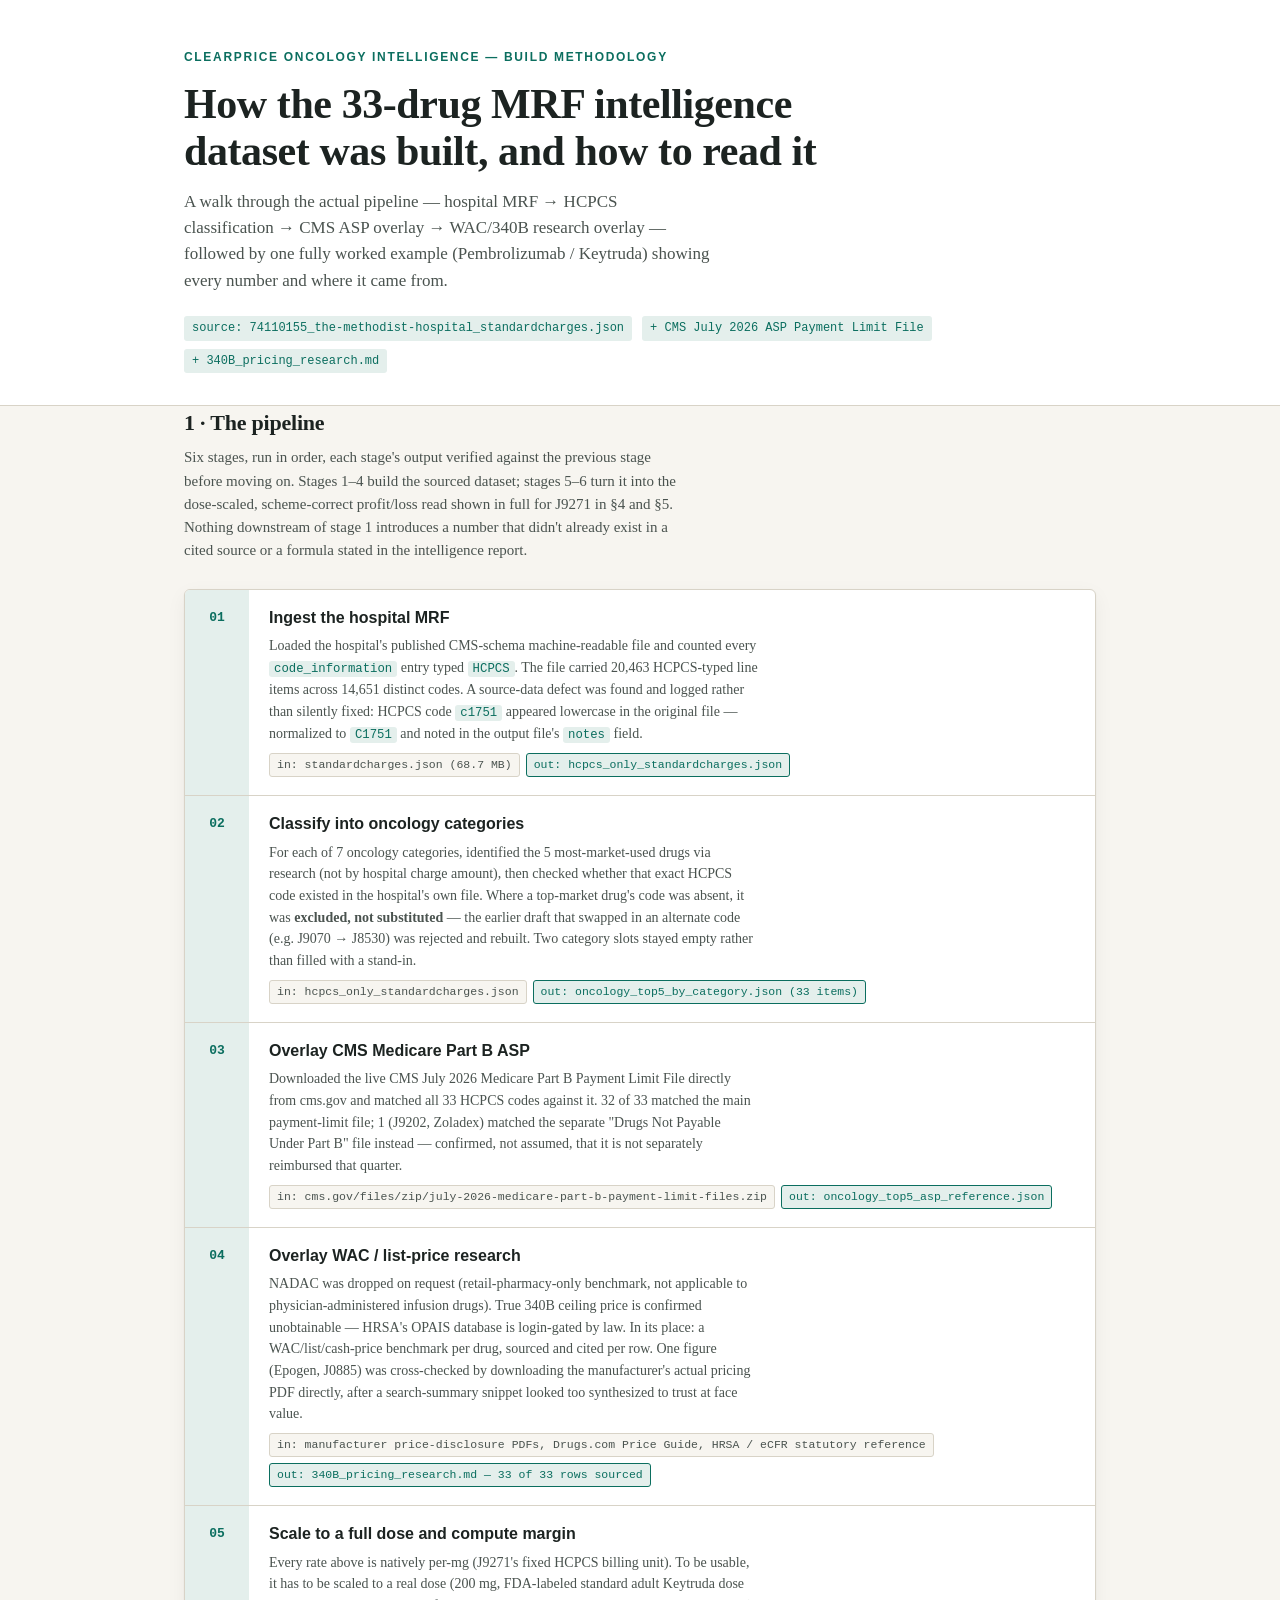
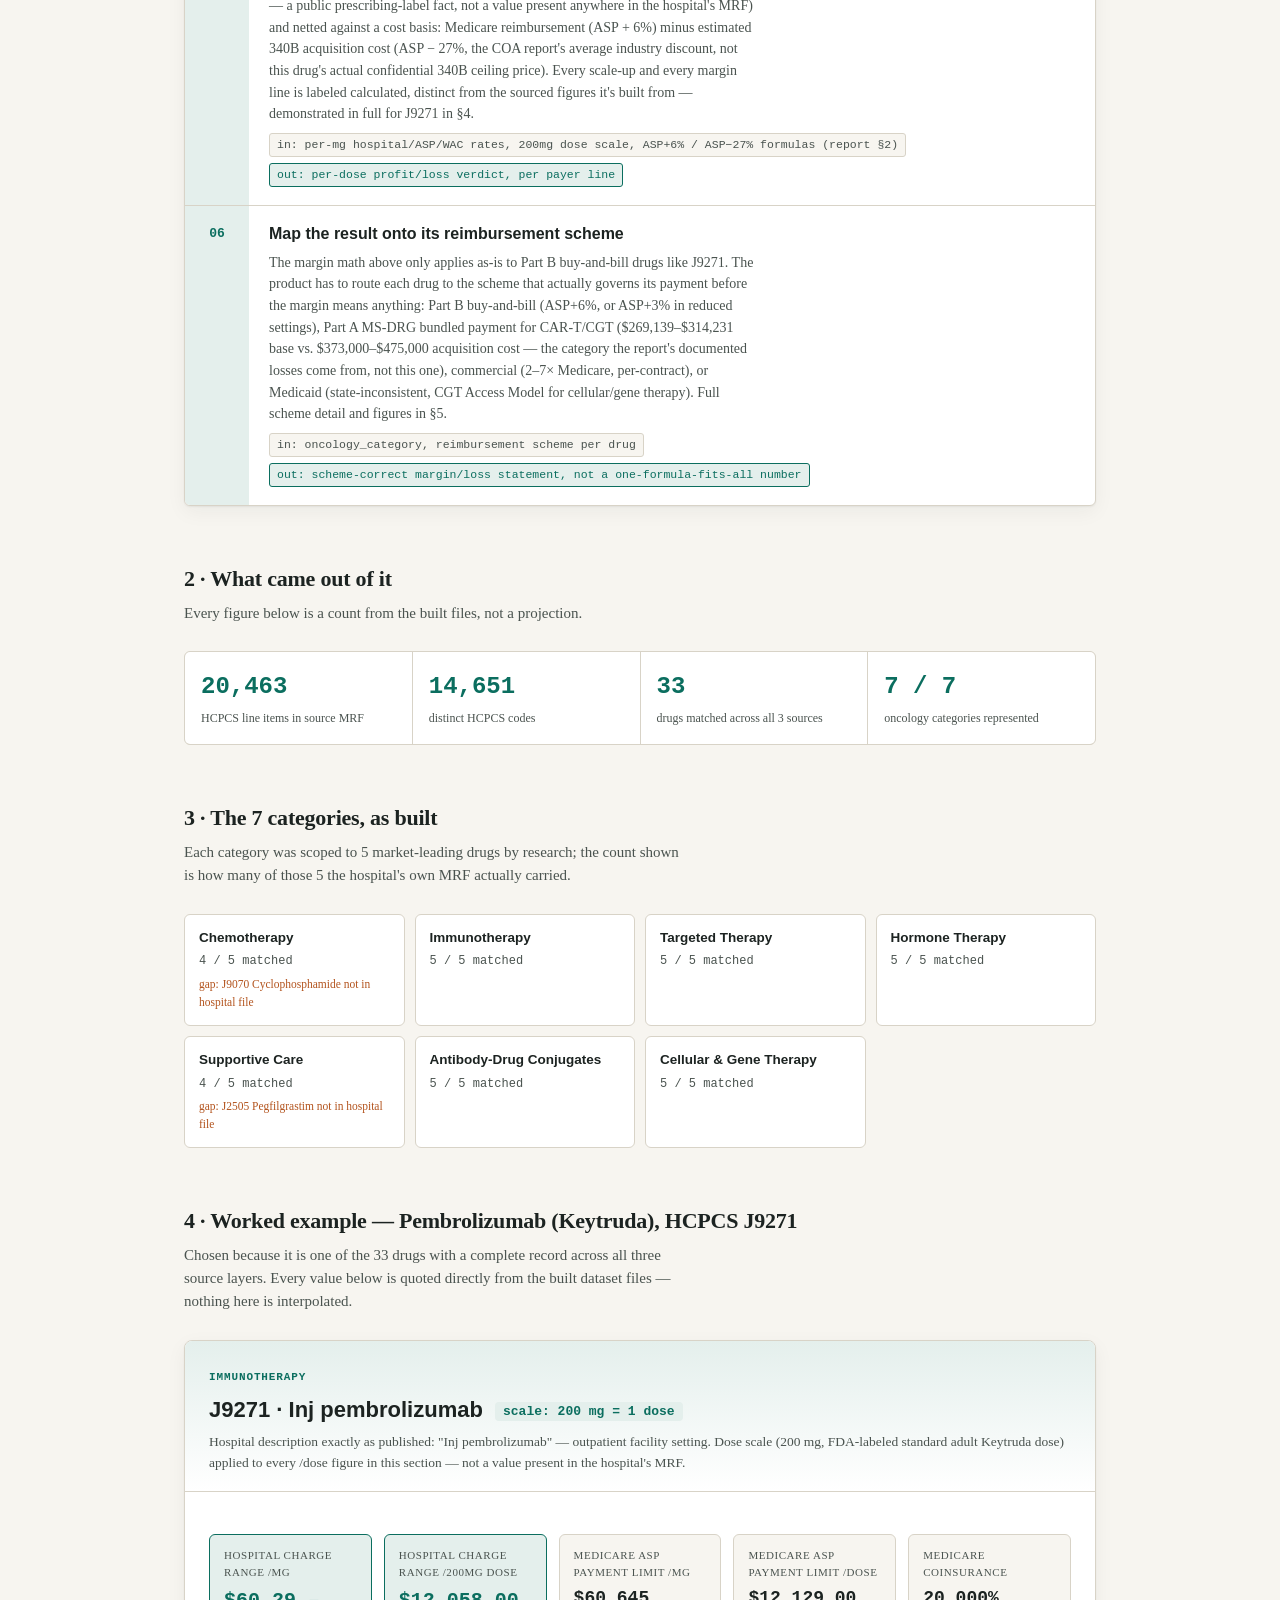
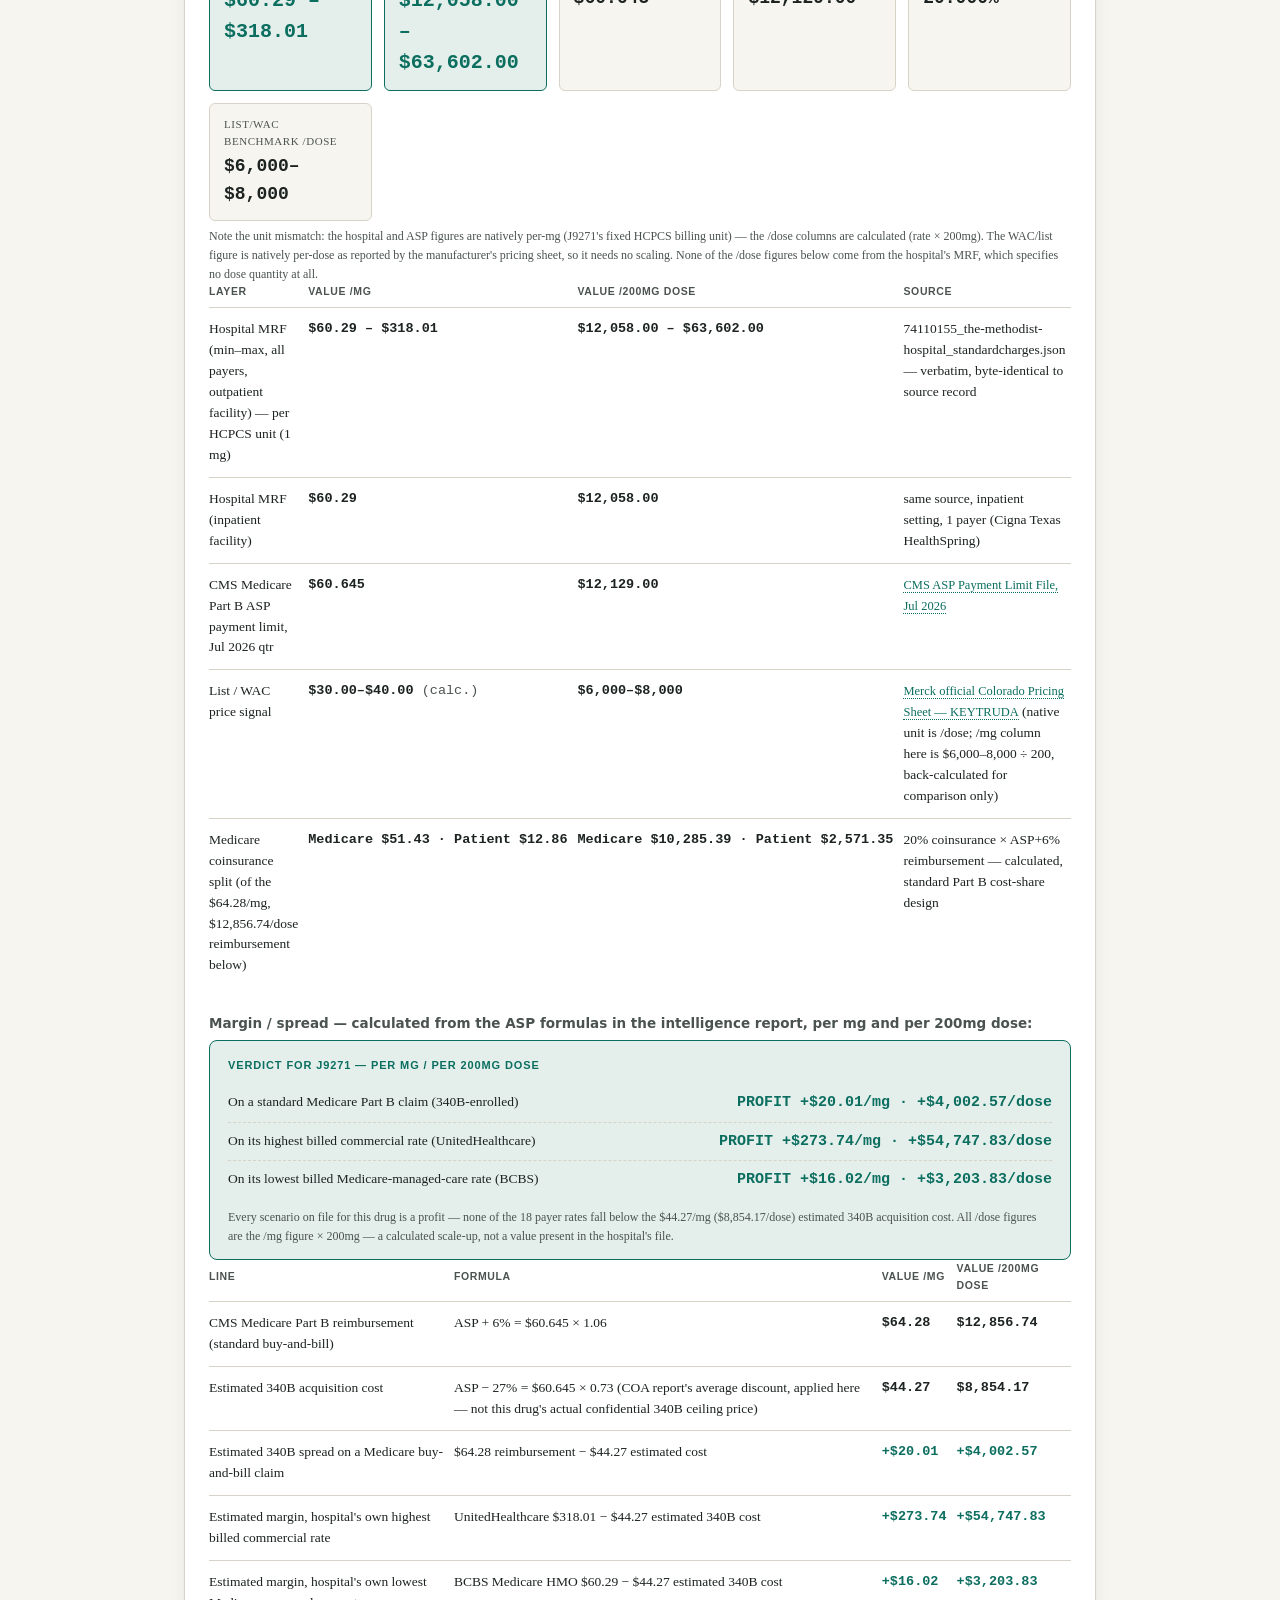
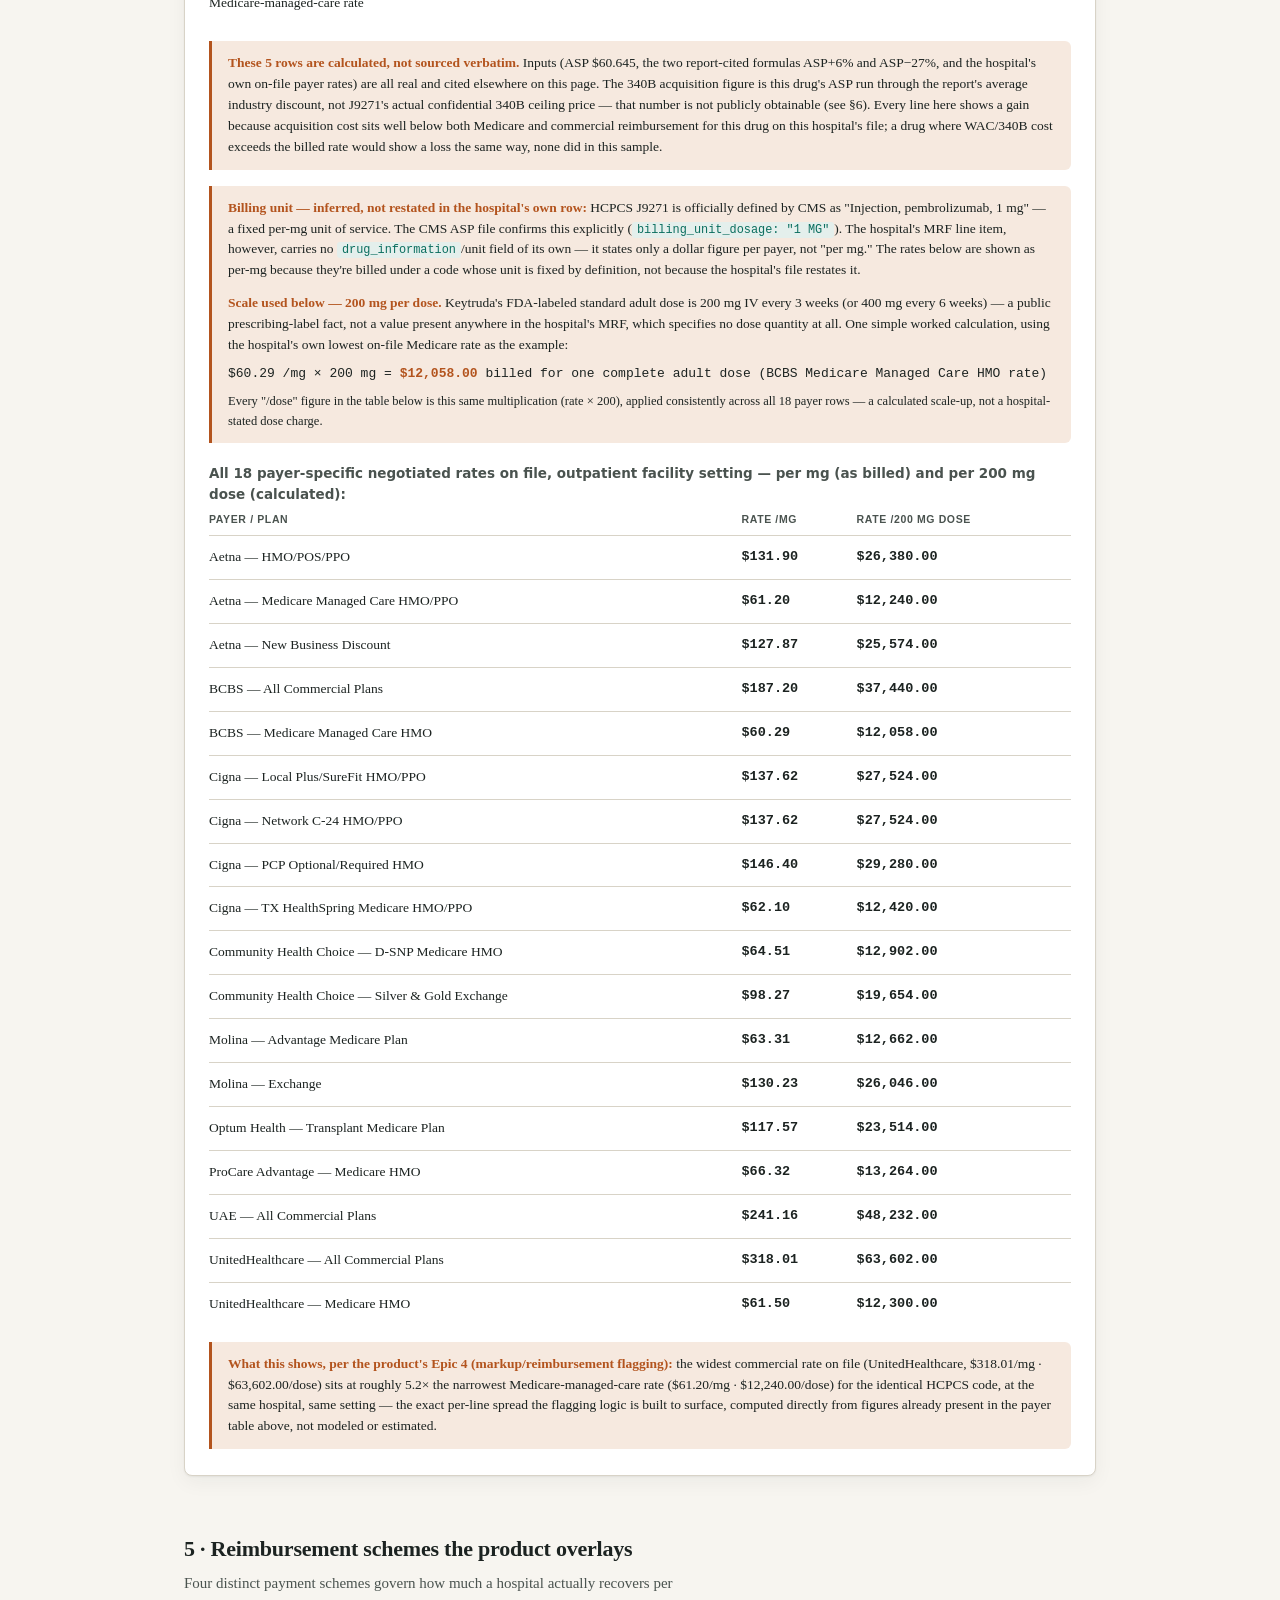
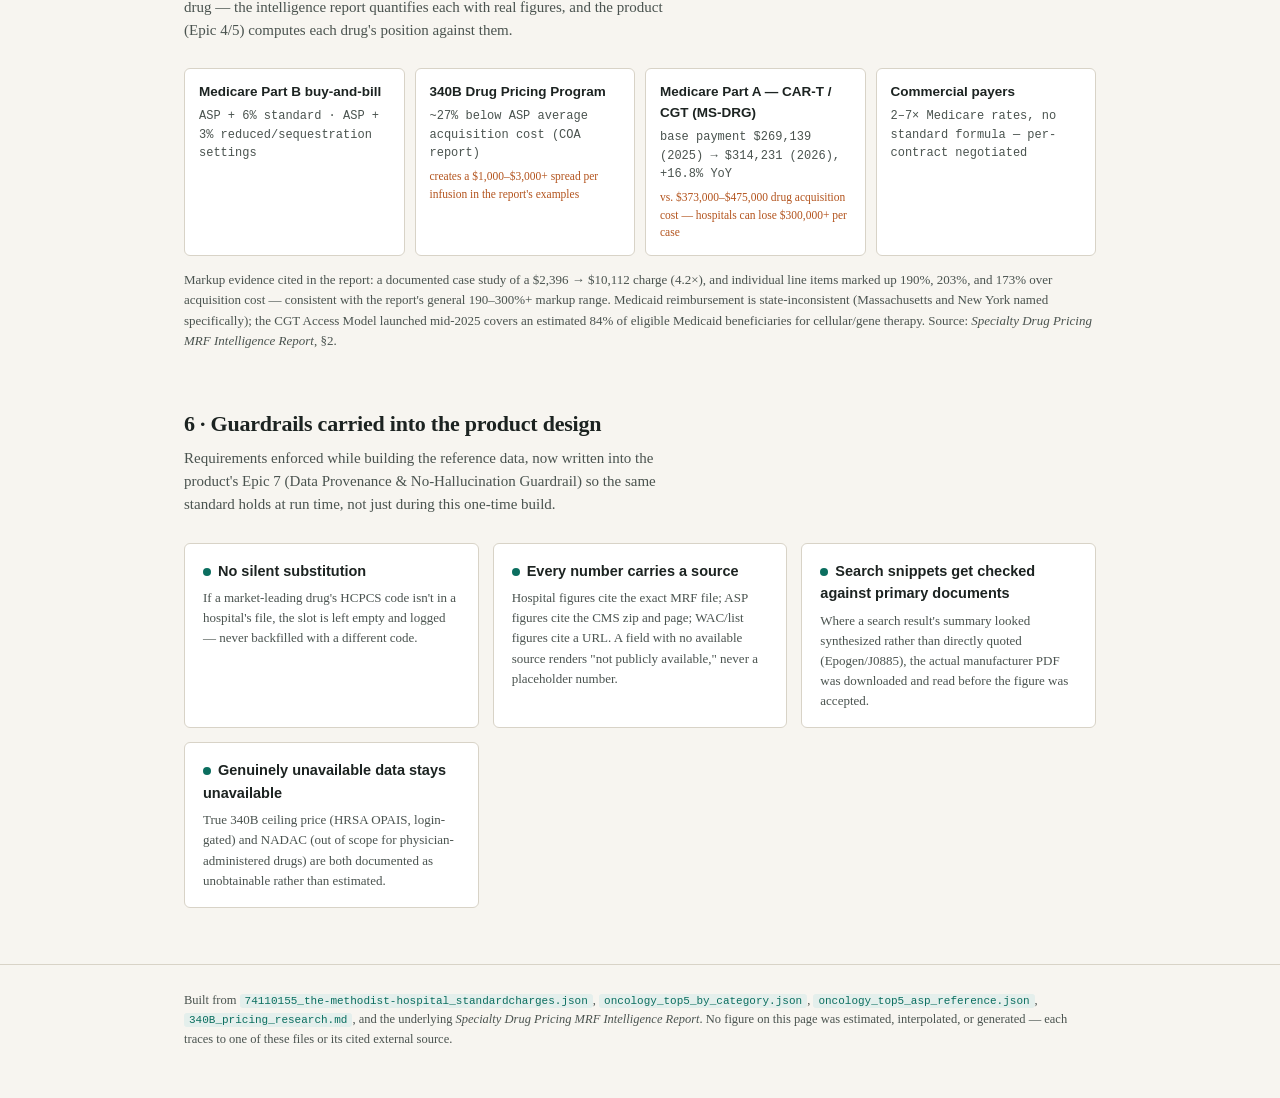
<file: ClearPrice_Build_Methodology.html>
<!doctype html>
<html lang="en">
<head>
<meta charset="utf-8">
<meta name="viewport" content="width=device-width, initial-scale=1">
<title>ClearPrice Oncology Intelligence — Build Methodology</title>
<style>
  :root{
    --bg:#f7f5f0;
    --surface:#ffffff;
    --ink:#1c2321;
    --ink-soft:#4a534f;
    --accent:#0b6e5f;
    --accent-soft:#e4efec;
    --rule:#d8d3c7;
    --flag:#b3541e;
    --flag-soft:#f6e9df;
    --good:#0b6e5f;
    --shadow:0 1px 2px rgba(28,35,33,0.06), 0 6px 20px rgba(28,35,33,0.05);
  }
  @media (prefers-color-scheme: dark){
    :root{
      --bg:#14181a;
      --surface:#1c2221;
      --ink:#eae7de;
      --ink-soft:#a9b0ac;
      --accent:#4fd6bc;
      --accent-soft:#213330;
      --rule:#333c39;
      --flag:#e0975a;
      --flag-soft:#332720;
      --good:#4fd6bc;
      --shadow:0 1px 2px rgba(0,0,0,0.3), 0 6px 24px rgba(0,0,0,0.35);
    }
  }
  :root[data-theme="dark"]{
    --bg:#14181a; --surface:#1c2221; --ink:#eae7de; --ink-soft:#a9b0ac;
    --accent:#4fd6bc; --accent-soft:#213330; --rule:#333c39; --flag:#e0975a;
    --flag-soft:#332720; --good:#4fd6bc;
    --shadow:0 1px 2px rgba(0,0,0,0.3), 0 6px 24px rgba(0,0,0,0.35);
  }
  :root[data-theme="light"]{
    --bg:#f7f5f0; --surface:#ffffff; --ink:#1c2321; --ink-soft:#4a534f;
    --accent:#0b6e5f; --accent-soft:#e4efec; --rule:#d8d3c7; --flag:#b3541e;
    --flag-soft:#f6e9df; --good:#0b6e5f;
    --shadow:0 1px 2px rgba(28,35,33,0.06), 0 6px 20px rgba(28,35,33,0.05);
  }

  *{box-sizing:border-box;}
  body{
    margin:0;
    background:var(--bg);
    color:var(--ink);
    font-family:"Iowan Old Style","Palatino Linotype",Palatino,Georgia,"Source Serif 4",serif;
    line-height:1.55;
    -webkit-font-smoothing:antialiased;
  }
  .sans{font-family:"Charter","Segoe UI",system-ui,-apple-system,sans-serif;}
  body{font-family:"Charter","Iowan Old Style","Palatino Linotype",Georgia,serif;}
  .mono{
    font-family:"IBM Plex Mono","Cascadia Mono","SFMono-Regular",Consolas,monospace;
    font-variant-numeric:tabular-nums;
  }

  .wrap{max-width:960px;margin:0 auto;padding:0 24px;}

  header.masthead{
    border-bottom:1px solid var(--rule);
    padding:48px 0 32px;
    background:var(--surface);
  }
  .kicker{
    font-family:"Charter",sans-serif;
    text-transform:uppercase;
    letter-spacing:0.14em;
    font-size:12px;
    color:var(--accent);
    font-weight:600;
    margin:0 0 14px;
  }
  h1{
    font-size:clamp(28px,4vw,42px);
    line-height:1.12;
    margin:0 0 14px;
    text-wrap:balance;
    letter-spacing:-0.01em;
  }
  .dek{
    color:var(--ink-soft);
    font-size:17px;
    max-width:62ch;
    margin:0 0 22px;
  }
  .provenance{
    display:flex;
    flex-wrap:wrap;
    gap:8px 10px;
    font-size:12px;
  }
  .provenance span{
    font-family:"IBM Plex Mono",monospace;
    background:var(--accent-soft);
    color:var(--accent);
    border-radius:3px;
    padding:3px 8px;
  }

  main{padding:44px 0 80px;}

  section{margin-bottom:56px;}
  section h2{
    font-size:22px;
    margin:0 0 6px;
    letter-spacing:-0.01em;
  }
  section > .lede{
    color:var(--ink-soft);
    font-size:15px;
    max-width:66ch;
    margin:0 0 26px;
  }

  /* pipeline */
  .pipeline{
    display:flex;
    flex-direction:column;
    border:1px solid var(--rule);
    border-radius:6px;
    overflow:hidden;
    background:var(--surface);
    box-shadow:var(--shadow);
  }
  .stage{
    display:grid;
    grid-template-columns:64px 1fr;
    border-bottom:1px solid var(--rule);
  }
  .stage:last-child{border-bottom:none;}
  .stage-num{
    font-family:"IBM Plex Mono",monospace;
    font-size:13px;
    color:var(--accent);
    background:var(--accent-soft);
    display:flex;
    align-items:flex-start;
    justify-content:center;
    padding-top:18px;
    font-weight:600;
  }
  .stage-body{padding:16px 20px 18px 20px;}
  .stage-body h3{
    margin:0 0 5px;
    font-size:16px;
    font-family:"Charter",sans-serif;
  }
  .stage-body p{
    margin:0 0 8px;
    font-size:14px;
    color:var(--ink-soft);
    max-width:70ch;
  }
  .stage-io{
    display:flex;
    flex-wrap:wrap;
    gap:6px;
    margin-top:8px;
  }
  .chip{
    font-family:"IBM Plex Mono",monospace;
    font-size:11.5px;
    border:1px solid var(--rule);
    border-radius:3px;
    padding:2px 7px;
    color:var(--ink-soft);
    background:var(--bg);
  }
  .chip.out{color:var(--accent);border-color:var(--accent);background:var(--accent-soft);}

  /* stat row */
  .statline{
    display:grid;
    grid-template-columns:repeat(4,1fr);
    gap:1px;
    background:var(--rule);
    border:1px solid var(--rule);
    border-radius:6px;
    overflow:hidden;
  }
  .stat{
    background:var(--surface);
    padding:16px 16px 14px;
  }
  .stat .num{
    font-family:"IBM Plex Mono",monospace;
    font-size:24px;
    font-weight:600;
    color:var(--accent);
    display:block;
  }
  .stat .lbl{
    font-size:12px;
    color:var(--ink-soft);
    margin-top:4px;
  }

  /* category grid */
  .catgrid{
    display:grid;
    grid-template-columns:repeat(auto-fit,minmax(200px,1fr));
    gap:10px;
  }
  .cat{
    border:1px solid var(--rule);
    border-radius:6px;
    padding:13px 14px;
    background:var(--surface);
  }
  .cat .catname{
    font-family:"Charter",sans-serif;
    font-weight:600;
    font-size:13.5px;
    margin-bottom:4px;
  }
  .cat .catcount{
    font-family:"IBM Plex Mono",monospace;
    font-size:12px;
    color:var(--ink-soft);
  }
  .cat .catgap{
    font-size:11.5px;
    color:var(--flag);
    margin-top:5px;
  }

  /* worked example */
  .example{
    border:1px solid var(--rule);
    border-radius:8px;
    background:var(--surface);
    box-shadow:var(--shadow);
    overflow:hidden;
  }
  .example-head{
    padding:22px 24px 18px;
    border-bottom:1px solid var(--rule);
    background:linear-gradient(180deg, var(--accent-soft), transparent);
  }
  .example-head .tag{
    font-family:"IBM Plex Mono",monospace;
    font-size:11px;
    letter-spacing:0.08em;
    text-transform:uppercase;
    color:var(--accent);
    font-weight:700;
  }
  .example-head h3{
    margin:6px 0 4px;
    font-size:22px;
    font-family:"Charter",sans-serif;
  }
  .example-head .sub{
    color:var(--ink-soft);
    font-size:13.5px;
  }
  .example-body{padding:22px 24px 26px;}

  table.sources{
    width:100%;
    border-collapse:collapse;
    font-size:13.5px;
  }
  table.sources th{
    text-align:left;
    font-family:"Charter",sans-serif;
    text-transform:uppercase;
    letter-spacing:0.06em;
    font-size:10.5px;
    color:var(--ink-soft);
    padding:0 10px 8px 0;
    border-bottom:1px solid var(--rule);
  }
  table.sources td{
    padding:11px 10px 11px 0;
    border-bottom:1px solid var(--rule);
    vertical-align:top;
  }
  table.sources tr:last-child td{border-bottom:none;}
  table.sources .val{
    font-family:"IBM Plex Mono",monospace;
    font-weight:600;
    white-space:nowrap;
  }
  table.sources .src a{
    color:var(--accent);
    text-decoration:none;
    border-bottom:1px dotted var(--accent);
    font-size:12.5px;
  }
  table.sources .src a:hover{border-bottom-style:solid;}
  .scrollx{overflow-x:auto;}

  .payerlist{
    margin-top:18px;
    display:grid;
    grid-template-columns:repeat(auto-fit,minmax(220px,1fr));
    gap:8px 16px;
  }
  .payerrow{
    display:flex;
    justify-content:space-between;
    font-size:13px;
    padding:6px 0;
    border-bottom:1px dashed var(--rule);
  }
  .payerrow .p{color:var(--ink-soft);}
  .payerrow .v{font-family:"IBM Plex Mono",monospace;font-weight:600;}

  .readout{
    margin-top:20px;
    display:grid;
    grid-template-columns:repeat(auto-fit,minmax(150px,1fr));
    gap:12px;
  }
  .ro{
    border:1px solid var(--rule);
    border-radius:6px;
    padding:12px 14px;
    background:var(--bg);
  }
  .ro .k{font-size:11px;text-transform:uppercase;letter-spacing:0.05em;color:var(--ink-soft);}
  .ro .v{font-family:"IBM Plex Mono",monospace;font-size:18px;font-weight:600;margin-top:3px;}
  .ro.hero{border-color:var(--accent);background:var(--accent-soft);}
  .ro.hero .v{color:var(--accent);font-size:20px;}

  .callout{
    border-left:3px solid var(--flag);
    background:var(--flag-soft);
    padding:12px 16px;
    border-radius:0 6px 6px 0;
    font-size:13.5px;
    color:var(--ink);
    margin-top:16px;
  }

  .verdict{
    border:1px solid var(--good);
    border-radius:8px;
    background:var(--accent-soft);
    padding:16px 18px 14px;
    margin-top:4px;
  }
  .verdict-head{
    font-family:"Charter",sans-serif;
    font-size:11px;
    text-transform:uppercase;
    letter-spacing:0.08em;
    font-weight:700;
    color:var(--accent);
    margin-bottom:10px;
  }
  .verdict-row{
    display:flex;
    justify-content:space-between;
    align-items:baseline;
    gap:12px;
    font-size:13.5px;
    padding:7px 0;
    border-bottom:1px dashed var(--rule);
  }
  .verdict-row:last-of-type{border-bottom:none;}
  .verdict-row .v{
    font-family:"IBM Plex Mono",monospace;
    font-weight:700;
    font-size:15px;
    white-space:nowrap;
  }
  .verdict-row .v.profit{color:var(--good);}
  .verdict-row .v.loss{color:var(--flag);}
  .verdict-note{
    font-size:12px;
    color:var(--ink-soft);
    margin:10px 0 0;
  }
  .callout strong{color:var(--flag);}

  .guardrail{
    display:grid;
    grid-template-columns:repeat(auto-fit,minmax(260px,1fr));
    gap:14px;
  }
  .grcard{
    border:1px solid var(--rule);
    border-radius:6px;
    background:var(--surface);
    padding:16px 18px;
  }
  .grcard h4{
    margin:0 0 6px;
    font-size:14.5px;
    font-family:"Charter",sans-serif;
  }
  .grcard p{margin:0;font-size:13px;color:var(--ink-soft);}
  .grcard .icon{
    display:inline-block;
    width:8px;height:8px;
    border-radius:50%;
    background:var(--good);
    margin-right:7px;
  }

  footer{
    border-top:1px solid var(--rule);
    padding:26px 0 50px;
    font-size:12.5px;
    color:var(--ink-soft);
  }
  footer a{color:var(--accent);}

  code.inline{
    font-family:"IBM Plex Mono",monospace;
    font-size:0.88em;
    background:var(--accent-soft);
    color:var(--accent);
    padding:1px 5px;
    border-radius:3px;
  }

  @media (max-width:640px){
    .stage{grid-template-columns:44px 1fr;}
    .statline{grid-template-columns:repeat(2,1fr);}
  }
</style>
</head>
<body>

<header class="masthead">
  <div class="wrap">
    <p class="kicker">ClearPrice Oncology Intelligence — Build Methodology</p>
    <h1>How the 33-drug MRF intelligence dataset was built, and how to read it</h1>
    <p class="dek">A walk through the actual pipeline — hospital MRF → HCPCS classification → CMS ASP overlay → WAC/340B research overlay — followed by one fully worked example (Pembrolizumab / Keytruda) showing every number and where it came from.</p>
    <div class="provenance">
      <span>source: 74110155_the-methodist-hospital_standardcharges.json</span>
      <span>+ CMS July 2026 ASP Payment Limit File</span>
      <span>+ 340B_pricing_research.md</span>
    </div>
  </div>
</header>

<main class="wrap">

  <section>
    <h2>1 · The pipeline</h2>
    <p class="lede">Six stages, run in order, each stage's output verified against the previous stage before moving on. Stages 1–4 build the sourced dataset; stages 5–6 turn it into the dose-scaled, scheme-correct profit/loss read shown in full for J9271 in §4 and §5. Nothing downstream of stage 1 introduces a number that didn't already exist in a cited source or a formula stated in the intelligence report.</p>
    <div class="pipeline">

      <div class="stage">
        <div class="stage-num">01</div>
        <div class="stage-body">
          <h3>Ingest the hospital MRF</h3>
          <p>Loaded the hospital's published CMS-schema machine-readable file and counted every <code class="inline">code_information</code> entry typed <code class="inline">HCPCS</code>. The file carried 20,463 HCPCS-typed line items across 14,651 distinct codes. A source-data defect was found and logged rather than silently fixed: HCPCS code <code class="inline">c1751</code> appeared lowercase in the original file — normalized to <code class="inline">C1751</code> and noted in the output file's <code class="inline">notes</code> field.</p>
          <div class="stage-io">
            <span class="chip">in: standardcharges.json (68.7 MB)</span>
            <span class="chip out">out: hcpcs_only_standardcharges.json</span>
          </div>
        </div>
      </div>

      <div class="stage">
        <div class="stage-num">02</div>
        <div class="stage-body">
          <h3>Classify into oncology categories</h3>
          <p>For each of 7 oncology categories, identified the 5 most-market-used drugs via research (not by hospital charge amount), then checked whether that exact HCPCS code existed in the hospital's own file. Where a top-market drug's code was absent, it was <strong>excluded, not substituted</strong> — the earlier draft that swapped in an alternate code (e.g. J9070 → J8530) was rejected and rebuilt. Two category slots stayed empty rather than filled with a stand-in.</p>
          <div class="stage-io">
            <span class="chip">in: hcpcs_only_standardcharges.json</span>
            <span class="chip out">out: oncology_top5_by_category.json (33 items)</span>
          </div>
        </div>
      </div>

      <div class="stage">
        <div class="stage-num">03</div>
        <div class="stage-body">
          <h3>Overlay CMS Medicare Part B ASP</h3>
          <p>Downloaded the live CMS July 2026 Medicare Part B Payment Limit File directly from cms.gov and matched all 33 HCPCS codes against it. 32 of 33 matched the main payment-limit file; 1 (J9202, Zoladex) matched the separate "Drugs Not Payable Under Part B" file instead — confirmed, not assumed, that it is not separately reimbursed that quarter.</p>
          <div class="stage-io">
            <span class="chip">in: cms.gov/files/zip/july-2026-medicare-part-b-payment-limit-files.zip</span>
            <span class="chip out">out: oncology_top5_asp_reference.json</span>
          </div>
        </div>
      </div>

      <div class="stage">
        <div class="stage-num">04</div>
        <div class="stage-body">
          <h3>Overlay WAC / list-price research</h3>
          <p>NADAC was dropped on request (retail-pharmacy-only benchmark, not applicable to physician-administered infusion drugs). True 340B ceiling price is confirmed unobtainable — HRSA's OPAIS database is login-gated by law. In its place: a WAC/list/cash-price benchmark per drug, sourced and cited per row. One figure (Epogen, J0885) was cross-checked by downloading the manufacturer's actual pricing PDF directly, after a search-summary snippet looked too synthesized to trust at face value.</p>
          <div class="stage-io">
            <span class="chip">in: manufacturer price-disclosure PDFs, Drugs.com Price Guide, HRSA / eCFR statutory reference</span>
            <span class="chip out">out: 340B_pricing_research.md — 33 of 33 rows sourced</span>
          </div>
        </div>
      </div>

      <div class="stage">
        <div class="stage-num">05</div>
        <div class="stage-body">
          <h3>Scale to a full dose and compute margin</h3>
          <p>Every rate above is natively per-mg (J9271's fixed HCPCS billing unit). To be usable, it has to be scaled to a real dose (200 mg, FDA-labeled standard adult Keytruda dose — a public prescribing-label fact, not a value present anywhere in the hospital's MRF) and netted against a cost basis: Medicare reimbursement (ASP + 6%) minus estimated 340B acquisition cost (ASP − 27%, the COA report's average industry discount, not this drug's actual confidential 340B ceiling price). Every scale-up and every margin line is labeled calculated, distinct from the sourced figures it's built from — demonstrated in full for J9271 in §4.</p>
          <div class="stage-io">
            <span class="chip">in: per-mg hospital/ASP/WAC rates, 200mg dose scale, ASP+6% / ASP−27% formulas (report §2)</span>
            <span class="chip out">out: per-dose profit/loss verdict, per payer line</span>
          </div>
        </div>
      </div>

      <div class="stage">
        <div class="stage-num">06</div>
        <div class="stage-body">
          <h3>Map the result onto its reimbursement scheme</h3>
          <p>The margin math above only applies as-is to Part B buy-and-bill drugs like J9271. The product has to route each drug to the scheme that actually governs its payment before the margin means anything: Part B buy-and-bill (ASP+6%, or ASP+3% in reduced settings), Part A MS-DRG bundled payment for CAR-T/CGT ($269,139–$314,231 base vs. $373,000–$475,000 acquisition cost — the category the report's documented losses come from, not this one), commercial (2–7× Medicare, per-contract), or Medicaid (state-inconsistent, CGT Access Model for cellular/gene therapy). Full scheme detail and figures in §5.</p>
          <div class="stage-io">
            <span class="chip">in: oncology_category, reimbursement scheme per drug</span>
            <span class="chip out">out: scheme-correct margin/loss statement, not a one-formula-fits-all number</span>
          </div>
        </div>
      </div>

    </div>
  </section>

  <section>
    <h2>2 · What came out of it</h2>
    <p class="lede">Every figure below is a count from the built files, not a projection.</p>
    <div class="statline">
      <div class="stat"><span class="num">20,463</span><span class="lbl">HCPCS line items in source MRF</span></div>
      <div class="stat"><span class="num">14,651</span><span class="lbl">distinct HCPCS codes</span></div>
      <div class="stat"><span class="num">33</span><span class="lbl">drugs matched across all 3 sources</span></div>
      <div class="stat"><span class="num">7 / 7</span><span class="lbl">oncology categories represented</span></div>
    </div>
  </section>

  <section>
    <h2>3 · The 7 categories, as built</h2>
    <p class="lede">Each category was scoped to 5 market-leading drugs by research; the count shown is how many of those 5 the hospital's own MRF actually carried.</p>
    <div class="catgrid">
      <div class="cat"><div class="catname">Chemotherapy</div><div class="catcount">4 / 5 matched</div><div class="catgap">gap: J9070 Cyclophosphamide not in hospital file</div></div>
      <div class="cat"><div class="catname">Immunotherapy</div><div class="catcount">5 / 5 matched</div></div>
      <div class="cat"><div class="catname">Targeted Therapy</div><div class="catcount">5 / 5 matched</div></div>
      <div class="cat"><div class="catname">Hormone Therapy</div><div class="catcount">5 / 5 matched</div></div>
      <div class="cat"><div class="catname">Supportive Care</div><div class="catcount">4 / 5 matched</div><div class="catgap">gap: J2505 Pegfilgrastim not in hospital file</div></div>
      <div class="cat"><div class="catname">Antibody-Drug Conjugates</div><div class="catcount">5 / 5 matched</div></div>
      <div class="cat"><div class="catname">Cellular &amp; Gene Therapy</div><div class="catcount">5 / 5 matched</div></div>
    </div>
  </section>

  <section>
    <h2>4 · Worked example — Pembrolizumab (Keytruda), HCPCS J9271</h2>
    <p class="lede">Chosen because it is one of the 33 drugs with a complete record across all three source layers. Every value below is quoted directly from the built dataset files — nothing here is interpolated.</p>

    <div class="example">
      <div class="example-head">
        <span class="tag">Immunotherapy</span>
        <h3>J9271 · Inj pembrolizumab <span class="mono" style="font-size:13px;font-weight:600;color:var(--accent);background:var(--accent-soft);border-radius:4px;padding:2px 8px;margin-left:6px;vertical-align:middle;">scale: 200 mg = 1 dose</span></h3>
        <div class="sub">Hospital description exactly as published: "Inj pembrolizumab" — outpatient facility setting. Dose scale (200 mg, FDA-labeled standard adult Keytruda dose) applied to every /dose figure in this section — not a value present in the hospital's MRF.</div>
      </div>
      <div class="example-body">

        <div class="readout">
          <div class="ro hero"><div class="k">Hospital charge range /mg</div><div class="v">$60.29 – $318.01</div></div>
          <div class="ro hero"><div class="k">Hospital charge range /200mg dose</div><div class="v">$12,058.00 – $63,602.00</div></div>
          <div class="ro"><div class="k">Medicare ASP payment limit /mg</div><div class="v">$60.645</div></div>
          <div class="ro"><div class="k">Medicare ASP payment limit /dose</div><div class="v">$12,129.00</div></div>
          <div class="ro"><div class="k">Medicare coinsurance</div><div class="v">20.000%</div></div>
          <div class="ro"><div class="k">List/WAC benchmark /dose</div><div class="v">$6,000–$8,000</div></div>
        </div>
        <p style="font-size:12px;color:var(--ink-soft);margin:6px 0 0;">Note the unit mismatch: the hospital and ASP figures are natively per-mg (J9271's fixed HCPCS billing unit) — the /dose columns are calculated (rate &times; 200mg). The WAC/list figure is natively per-dose as reported by the manufacturer's pricing sheet, so it needs no scaling. None of the /dose figures below come from the hospital's MRF, which specifies no dose quantity at all.</p>

        <div class="scrollx">
          <table class="sources">
            <thead>
              <tr><th>Layer</th><th>Value /mg</th><th>Value /200mg dose</th><th>Source</th></tr>
            </thead>
            <tbody>
              <tr>
                <td>Hospital MRF (min–max, all payers, outpatient facility) — per HCPCS unit (1 mg)</td>
                <td class="val">$60.29 – $318.01</td>
                <td class="val">$12,058.00 – $63,602.00</td>
                <td class="src">74110155_the-methodist-hospital_standardcharges.json — verbatim, byte-identical to source record</td>
              </tr>
              <tr>
                <td>Hospital MRF (inpatient facility)</td>
                <td class="val">$60.29</td>
                <td class="val">$12,058.00</td>
                <td class="src">same source, inpatient setting, 1 payer (Cigna Texas HealthSpring)</td>
              </tr>
              <tr>
                <td>CMS Medicare Part B ASP payment limit, Jul 2026 qtr</td>
                <td class="val">$60.645</td>
                <td class="val">$12,129.00</td>
                <td class="src"><a href="https://www.cms.gov/files/zip/july-2026-medicare-part-b-payment-limit-files.zip" target="_blank" rel="noopener">CMS ASP Payment Limit File, Jul 2026</a></td>
              </tr>
              <tr>
                <td>List / WAC price signal</td>
                <td class="val">$30.00–$40.00<span style="font-weight:400;color:var(--ink-soft);"> (calc.)</span></td>
                <td class="val">$6,000–$8,000</td>
                <td class="src"><a href="https://www.merckconnect.com/wp-content/uploads/sites/110/2024/04/Colorado-Pricing-Sheets-KEYTRUDA-pembrolizumab.pdf" target="_blank" rel="noopener">Merck official Colorado Pricing Sheet — KEYTRUDA</a> (native unit is /dose; /mg column here is $6,000&ndash;8,000 &divide; 200, back-calculated for comparison only)</td>
              </tr>
              <tr>
                <td>Medicare coinsurance split (of the $64.28/mg, $12,856.74/dose reimbursement below)</td>
                <td class="val">Medicare $51.43 · Patient $12.86</td>
                <td class="val">Medicare $10,285.39 · Patient $2,571.35</td>
                <td class="src">20% coinsurance &times; ASP+6% reimbursement — calculated, standard Part B cost-share design</td>
              </tr>
            </tbody>
          </table>
        </div>

        <p class="sans" style="font-size:13.5px;color:var(--ink-soft);margin:26px 0 6px;font-weight:600;">Margin / spread — calculated from the ASP formulas in the intelligence report, per mg and per 200mg dose:</p>
        <div class="verdict">
          <div class="verdict-head">Verdict for J9271 — per mg / per 200mg dose</div>
          <div class="verdict-row"><span>On a standard Medicare Part B claim (340B-enrolled)</span><span class="v profit">PROFIT +$20.01/mg · +$4,002.57/dose</span></div>
          <div class="verdict-row"><span>On its highest billed commercial rate (UnitedHealthcare)</span><span class="v profit">PROFIT +$273.74/mg · +$54,747.83/dose</span></div>
          <div class="verdict-row"><span>On its lowest billed Medicare-managed-care rate (BCBS)</span><span class="v profit">PROFIT +$16.02/mg · +$3,203.83/dose</span></div>
          <p class="verdict-note">Every scenario on file for this drug is a profit — none of the 18 payer rates fall below the $44.27/mg ($8,854.17/dose) estimated 340B acquisition cost. All /dose figures are the /mg figure &times; 200mg — a calculated scale-up, not a value present in the hospital's file.</p>
        </div>
        <div class="scrollx">
          <table class="sources">
            <thead>
              <tr><th>Line</th><th>Formula</th><th>Value /mg</th><th>Value /200mg dose</th></tr>
            </thead>
            <tbody>
              <tr>
                <td>CMS Medicare Part B reimbursement (standard buy-and-bill)</td>
                <td class="src">ASP + 6% = $60.645 &times; 1.06</td>
                <td class="val">$64.28</td>
                <td class="val">$12,856.74</td>
              </tr>
              <tr>
                <td>Estimated 340B acquisition cost</td>
                <td class="src">ASP &minus; 27% = $60.645 &times; 0.73 (COA report's average discount, applied here — not this drug's actual confidential 340B ceiling price)</td>
                <td class="val">$44.27</td>
                <td class="val">$8,854.17</td>
              </tr>
              <tr>
                <td>Estimated 340B spread on a Medicare buy-and-bill claim</td>
                <td class="src">$64.28 reimbursement &minus; $44.27 estimated cost</td>
                <td class="val" style="color:var(--good);">+$20.01</td>
                <td class="val" style="color:var(--good);">+$4,002.57</td>
              </tr>
              <tr>
                <td>Estimated margin, hospital's own highest billed commercial rate</td>
                <td class="src">UnitedHealthcare $318.01 &minus; $44.27 estimated 340B cost</td>
                <td class="val" style="color:var(--good);">+$273.74</td>
                <td class="val" style="color:var(--good);">+$54,747.83</td>
              </tr>
              <tr>
                <td>Estimated margin, hospital's own lowest Medicare-managed-care rate</td>
                <td class="src">BCBS Medicare HMO $60.29 &minus; $44.27 estimated 340B cost</td>
                <td class="val" style="color:var(--good);">+$16.02</td>
                <td class="val" style="color:var(--good);">+$3,203.83</td>
              </tr>
            </tbody>
          </table>
        </div>
        <div class="callout">
          <strong>These 5 rows are calculated, not sourced verbatim.</strong> Inputs (ASP $60.645, the two report-cited formulas ASP+6% and ASP&minus;27%, and the hospital's own on-file payer rates) are all real and cited elsewhere on this page. The 340B acquisition figure is this drug's ASP run through the report's average industry discount, not J9271's actual confidential 340B ceiling price — that number is not publicly obtainable (see &sect;6). Every line here shows a gain because acquisition cost sits well below both Medicare and commercial reimbursement for this drug on this hospital's file; a drug where WAC/340B cost exceeds the billed rate would show a loss the same way, none did in this sample.
        </div>

        <div class="callout">
          <strong>Billing unit — inferred, not restated in the hospital's own row:</strong> HCPCS J9271 is officially defined by CMS as "Injection, pembrolizumab, 1 mg" — a fixed per-mg unit of service. The CMS ASP file confirms this explicitly (<code class="inline">billing_unit_dosage: "1 MG"</code>). The hospital's MRF line item, however, carries no <code class="inline">drug_information</code>/unit field of its own — it states only a dollar figure per payer, not "per mg." The rates below are shown as per-mg because they're billed under a code whose unit is fixed by definition, not because the hospital's file restates it.
          <p style="margin:12px 0 0;">
            <strong>Scale used below — 200 mg per dose.</strong> Keytruda's FDA-labeled standard adult dose is 200 mg IV every 3 weeks (or 400 mg every 6 weeks) — a public prescribing-label fact, not a value present anywhere in the hospital's MRF, which specifies no dose quantity at all. One simple worked calculation, using the hospital's own lowest on-file Medicare rate as the example:
          </p>
          <p class="mono" style="margin:8px 0 0;font-size:13px;">
            $60.29 /mg &times; 200 mg = <strong>$12,058.00</strong> billed for one complete adult dose (BCBS Medicare Managed Care HMO rate)
          </p>
          <p style="margin:8px 0 0;font-size:12.5px;">Every "/dose" figure in the table below is this same multiplication (rate &times; 200), applied consistently across all 18 payer rows — a calculated scale-up, not a hospital-stated dose charge.</p>
        </div>

        <p class="sans" style="font-size:13.5px;color:var(--ink-soft);margin:20px 0 6px;font-weight:600;">All 18 payer-specific negotiated rates on file, outpatient facility setting — per mg (as billed) and per 200 mg dose (calculated):</p>
        <div class="scrollx">
          <table class="sources">
            <thead>
              <tr><th>Payer / plan</th><th>Rate /mg</th><th>Rate /200 mg dose</th></tr>
            </thead>
            <tbody>
              <tr><td>Aetna — HMO/POS/PPO</td><td class="val">$131.90</td><td class="val">$26,380.00</td></tr>
              <tr><td>Aetna — Medicare Managed Care HMO/PPO</td><td class="val">$61.20</td><td class="val">$12,240.00</td></tr>
              <tr><td>Aetna — New Business Discount</td><td class="val">$127.87</td><td class="val">$25,574.00</td></tr>
              <tr><td>BCBS — All Commercial Plans</td><td class="val">$187.20</td><td class="val">$37,440.00</td></tr>
              <tr><td>BCBS — Medicare Managed Care HMO</td><td class="val">$60.29</td><td class="val">$12,058.00</td></tr>
              <tr><td>Cigna — Local Plus/SureFit HMO/PPO</td><td class="val">$137.62</td><td class="val">$27,524.00</td></tr>
              <tr><td>Cigna — Network C-24 HMO/PPO</td><td class="val">$137.62</td><td class="val">$27,524.00</td></tr>
              <tr><td>Cigna — PCP Optional/Required HMO</td><td class="val">$146.40</td><td class="val">$29,280.00</td></tr>
              <tr><td>Cigna — TX HealthSpring Medicare HMO/PPO</td><td class="val">$62.10</td><td class="val">$12,420.00</td></tr>
              <tr><td>Community Health Choice — D-SNP Medicare HMO</td><td class="val">$64.51</td><td class="val">$12,902.00</td></tr>
              <tr><td>Community Health Choice — Silver &amp; Gold Exchange</td><td class="val">$98.27</td><td class="val">$19,654.00</td></tr>
              <tr><td>Molina — Advantage Medicare Plan</td><td class="val">$63.31</td><td class="val">$12,662.00</td></tr>
              <tr><td>Molina — Exchange</td><td class="val">$130.23</td><td class="val">$26,046.00</td></tr>
              <tr><td>Optum Health — Transplant Medicare Plan</td><td class="val">$117.57</td><td class="val">$23,514.00</td></tr>
              <tr><td>ProCare Advantage — Medicare HMO</td><td class="val">$66.32</td><td class="val">$13,264.00</td></tr>
              <tr><td>UAE — All Commercial Plans</td><td class="val">$241.16</td><td class="val">$48,232.00</td></tr>
              <tr><td>UnitedHealthcare — All Commercial Plans</td><td class="val">$318.01</td><td class="val">$63,602.00</td></tr>
              <tr><td>UnitedHealthcare — Medicare HMO</td><td class="val">$61.50</td><td class="val">$12,300.00</td></tr>
            </tbody>
          </table>
        </div>

        <div class="callout">
          <strong>What this shows, per the product's Epic 4 (markup/reimbursement flagging):</strong> the widest commercial rate on file (UnitedHealthcare, $318.01/mg · $63,602.00/dose) sits at roughly 5.2× the narrowest Medicare-managed-care rate ($61.20/mg · $12,240.00/dose) for the identical HCPCS code, at the same hospital, same setting — the exact per-line spread the flagging logic is built to surface, computed directly from figures already present in the payer table above, not modeled or estimated.
        </div>

      </div>
    </div>
  </section>

  <section>
    <h2>5 · Reimbursement schemes the product overlays</h2>
    <p class="lede">Four distinct payment schemes govern how much a hospital actually recovers per drug — the intelligence report quantifies each with real figures, and the product (Epic 4/5) computes each drug's position against them.</p>
    <div class="catgrid">
      <div class="cat">
        <div class="catname">Medicare Part B buy-and-bill</div>
        <div class="catcount">ASP + 6% standard · ASP + 3% reduced/sequestration settings</div>
      </div>
      <div class="cat">
        <div class="catname">340B Drug Pricing Program</div>
        <div class="catcount">~27% below ASP average acquisition cost (COA report)</div>
        <div class="catgap">creates a $1,000&ndash;$3,000+ spread per infusion in the report's examples</div>
      </div>
      <div class="cat">
        <div class="catname">Medicare Part A — CAR-T / CGT (MS-DRG)</div>
        <div class="catcount">base payment $269,139 (2025) &rarr; $314,231 (2026), +16.8% YoY</div>
        <div class="catgap">vs. $373,000&ndash;$475,000 drug acquisition cost — hospitals can lose $300,000+ per case</div>
      </div>
      <div class="cat">
        <div class="catname">Commercial payers</div>
        <div class="catcount">2&ndash;7&times; Medicare rates, no standard formula — per-contract negotiated</div>
      </div>
    </div>
    <p style="font-size:13px;color:var(--ink-soft);margin-top:14px;">Markup evidence cited in the report: a documented case study of a $2,396 &rarr; $10,112 charge (4.2&times;), and individual line items marked up 190%, 203%, and 173% over acquisition cost — consistent with the report's general 190&ndash;300%+ markup range. Medicaid reimbursement is state-inconsistent (Massachusetts and New York named specifically); the CGT Access Model launched mid-2025 covers an estimated 84% of eligible Medicaid beneficiaries for cellular/gene therapy. Source: <em>Specialty Drug Pricing MRF Intelligence Report</em>, &sect;2.</p>
  </section>

  <section>
    <h2>6 · Guardrails carried into the product design</h2>
    <p class="lede">Requirements enforced while building the reference data, now written into the product's Epic 7 (Data Provenance &amp; No-Hallucination Guardrail) so the same standard holds at run time, not just during this one-time build.</p>
    <div class="guardrail">
      <div class="grcard"><h4><span class="icon"></span>No silent substitution</h4><p>If a market-leading drug's HCPCS code isn't in a hospital's file, the slot is left empty and logged — never backfilled with a different code.</p></div>
      <div class="grcard"><h4><span class="icon"></span>Every number carries a source</h4><p>Hospital figures cite the exact MRF file; ASP figures cite the CMS zip and page; WAC/list figures cite a URL. A field with no available source renders "not publicly available," never a placeholder number.</p></div>
      <div class="grcard"><h4><span class="icon"></span>Search snippets get checked against primary documents</h4><p>Where a search result's summary looked synthesized rather than directly quoted (Epogen/J0885), the actual manufacturer PDF was downloaded and read before the figure was accepted.</p></div>
      <div class="grcard"><h4><span class="icon"></span>Genuinely unavailable data stays unavailable</h4><p>True 340B ceiling price (HRSA OPAIS, login-gated) and NADAC (out of scope for physician-administered drugs) are both documented as unobtainable rather than estimated.</p></div>
    </div>
  </section>

</main>

<footer>
  <div class="wrap">
    Built from <code class="inline">74110155_the-methodist-hospital_standardcharges.json</code>, <code class="inline">oncology_top5_by_category.json</code>, <code class="inline">oncology_top5_asp_reference.json</code>, <code class="inline">340B_pricing_research.md</code>, and the underlying <em>Specialty Drug Pricing MRF Intelligence Report</em>. No figure on this page was estimated, interpolated, or generated — each traces to one of these files or its cited external source.
  </div>
</footer>

</body>
</html>
</file>
